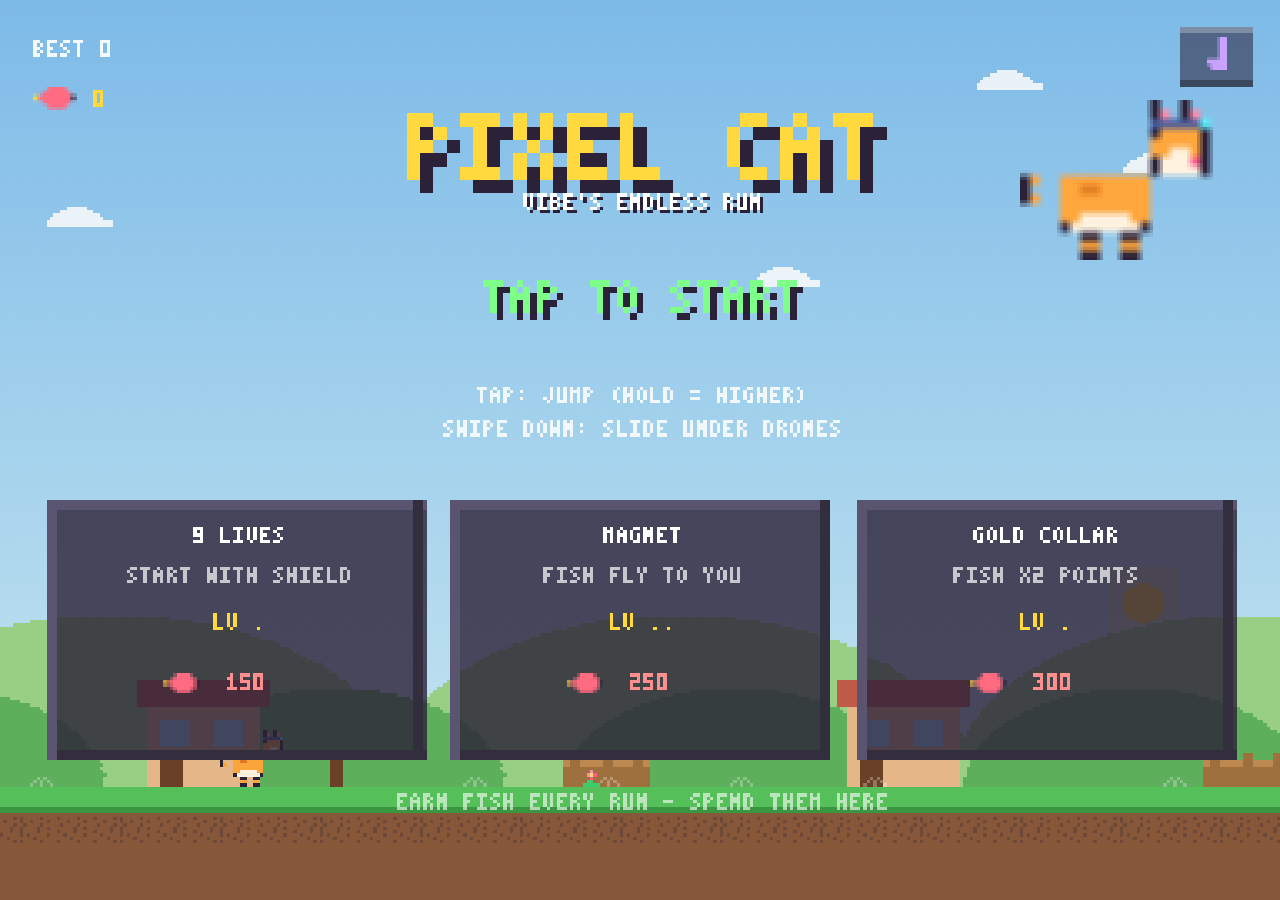
<file: pixel-cat/index.html>
<!DOCTYPE html>
<html lang="en">
<head>
<meta charset="utf-8">
<meta name="viewport" content="width=device-width, initial-scale=1, maximum-scale=1, user-scalable=no, viewport-fit=cover">
<meta name="apple-mobile-web-app-capable" content="yes">
<meta name="mobile-web-app-capable" content="yes">
<meta name="apple-mobile-web-app-status-bar-style" content="black-translucent">
<meta name="theme-color" content="#1b1033">
<title>Pixel Cat — Vibe's Endless Run</title>
<link rel="icon" type="image/png" href="favicon.png">
<link rel="stylesheet" href="style.css">
</head>
<body>
<canvas id="game"></canvas>
<div id="hint">rotate your tablet for a wider view &mdash; tap anywhere to play</div>
<script src="js/font.js"></script>
<script src="js/sprites.js"></script>
<script src="js/audio.js"></script>
<script src="js/game.js"></script>
</body>
</html>
</file>
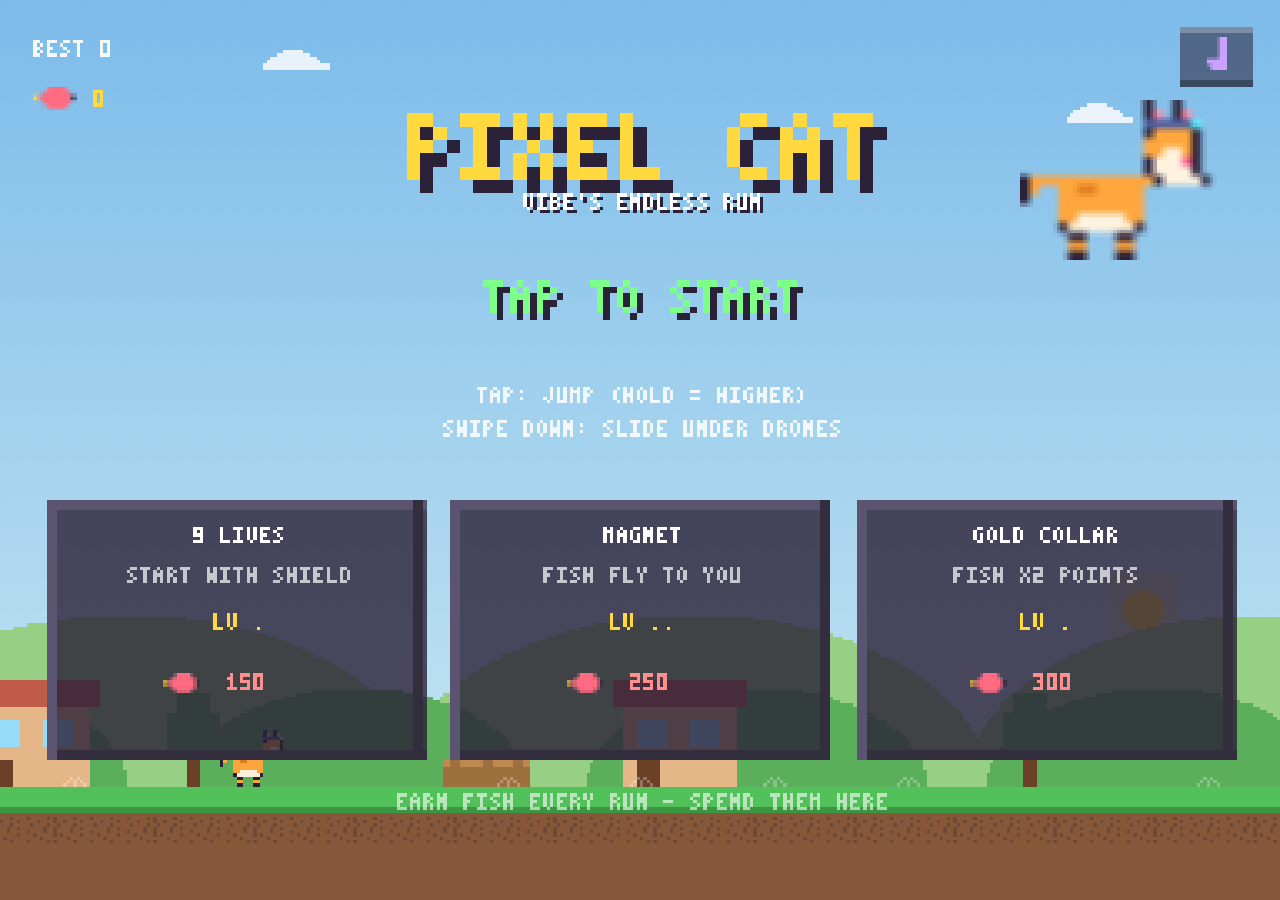
<file: pixel-cat/standalone.html>
<!DOCTYPE html>
<html lang="en">
<head>
<!-- generated by test/build-standalone.js - do not edit by hand -->
<meta charset="utf-8">
<meta name="viewport" content="width=device-width, initial-scale=1, maximum-scale=1, user-scalable=no, viewport-fit=cover">
<meta name="apple-mobile-web-app-capable" content="yes">
<meta name="mobile-web-app-capable" content="yes">
<meta name="apple-mobile-web-app-status-bar-style" content="black-translucent">
<meta name="theme-color" content="#1b1033">
<title>Pixel Cat — Vibe's Endless Run</title>
<link rel="icon" href="[data-uri]">
<style>
html, body {
  margin: 0;
  padding: 0;
  width: 100%;
  height: 100%;
  overflow: hidden;
  background: #1b1033;
  touch-action: none;
  overscroll-behavior: none;
  -webkit-user-select: none;
  user-select: none;
  -webkit-tap-highlight-color: transparent;
}

#game {
  position: fixed;
  inset: 0;
  width: 100vw;
  height: 100vh;
  display: block;
  image-rendering: pixelated;
  image-rendering: crisp-edges;
  cursor: pointer;
}

#hint {
  position: fixed;
  left: 0;
  right: 0;
  bottom: max(6px, env(safe-area-inset-bottom));
  text-align: center;
  font-family: monospace;
  font-size: 11px;
  color: rgba(255, 255, 255, 0.45);
  pointer-events: none;
  letter-spacing: 1px;
}

@media (orientation: landscape) and (min-width: 700px) {
  #hint { display: none; }
}

</style>
</head>
<body>
<canvas id="game"></canvas>
<div id="hint">rotate your tablet for a wider view &mdash; tap anywhere to play</div>
<script>
(function () {
  'use strict';
  window.PC = window.PC || {};

  var G = {
    'A': ['010', '101', '111', '101', '101'],
    'B': ['110', '101', '110', '101', '110'],
    'C': ['011', '100', '100', '100', '011'],
    'D': ['110', '101', '101', '101', '110'],
    'E': ['111', '100', '110', '100', '111'],
    'F': ['111', '100', '110', '100', '100'],
    'G': ['011', '100', '101', '101', '011'],
    'H': ['101', '101', '111', '101', '101'],
    'I': ['111', '010', '010', '010', '111'],
    'J': ['001', '001', '001', '101', '010'],
    'K': ['101', '101', '110', '101', '101'],
    'L': ['100', '100', '100', '100', '111'],
    'M': ['101', '111', '101', '101', '101'],
    'N': ['101', '111', '111', '101', '101'],
    'O': ['010', '101', '101', '101', '010'],
    'P': ['110', '101', '110', '100', '100'],
    'Q': ['010', '101', '101', '110', '011'],
    'R': ['110', '101', '110', '101', '101'],
    'S': ['011', '100', '010', '001', '110'],
    'T': ['111', '010', '010', '010', '010'],
    'U': ['101', '101', '101', '101', '111'],
    'V': ['101', '101', '101', '101', '010'],
    'W': ['101', '101', '111', '111', '101'],
    'X': ['101', '101', '010', '101', '101'],
    'Y': ['101', '101', '010', '010', '010'],
    'Z': ['111', '001', '010', '100', '111'],
    '0': ['111', '101', '101', '101', '111'],
    '1': ['010', '110', '010', '010', '111'],
    '2': ['111', '001', '111', '100', '111'],
    '3': ['111', '001', '011', '001', '111'],
    '4': ['101', '101', '111', '001', '001'],
    '5': ['111', '100', '111', '001', '111'],
    '6': ['111', '100', '111', '101', '111'],
    '7': ['111', '001', '010', '010', '010'],
    '8': ['111', '101', '111', '101', '111'],
    '9': ['111', '101', '111', '001', '111'],
    ' ': ['000', '000', '000', '000', '000'],
    '!': ['010', '010', '010', '000', '010'],
    '.': ['000', '000', '000', '000', '010'],
    ',': ['000', '000', '000', '010', '100'],
    ':': ['000', '010', '000', '010', '000'],
    '-': ['000', '000', '111', '000', '000'],
    '+': ['000', '010', '111', '010', '000'],
    '/': ['001', '001', '010', '100', '100'],
    '(': ['001', '010', '010', '010', '001'],
    ')': ['100', '010', '010', '010', '100'],
    "'": ['010', '010', '000', '000', '000'],
    '?': ['111', '001', '011', '000', '010'],
    '%': ['101', '001', '010', '100', '101'],
    '*': ['000', '101', '010', '101', '000'],
    '=': ['000', '111', '000', '111', '000'],
    '>': ['100', '010', '001', '010', '100'],
    '<': ['001', '010', '100', '010', '001'],
    '_': ['000', '000', '000', '000', '111'],
    '"': ['101', '101', '000', '000', '000'],
    '|': ['010', '010', '010', '010', '010']
  };

  PC.font = {
    width: function (str, s) {
      str = String(str);
      return str.length ? (str.length * 4 - 1) * s : 0;
    },
    draw: function (ctx, str, x, y, s, color, align) {
      str = String(str).toUpperCase();
      var w = this.width(str, s);
      x = Math.round(x);
      y = Math.round(y);
      if (align === 'center') x -= w >> 1;
      else if (align === 'right') x -= w;
      ctx.fillStyle = color;
      for (var i = 0; i < str.length; i++) {
        var g = G[str[i]] || G['?'];
        var ox = x + i * 4 * s;
        for (var r = 0; r < 5; r++) {
          var row = g[r];
          for (var c = 0; c < 3; c++) {
            if (row[c] === '1') ctx.fillRect(ox + c * s, y + r * s, s, s);
          }
        }
      }
      return w;
    },
    drawShadow: function (ctx, str, x, y, s, color, shadow, align) {
      this.draw(ctx, str, x + s, y + s, s, shadow, align);
      this.draw(ctx, str, x, y, s, color, align);
    }
  };
})();

</script>
<script>
(function () {
  'use strict';
  window.PC = window.PC || {};

  var INK = '#2b2138';

  function S(rows, pal) {
    var w = 0;
    for (var i = 0; i < rows.length; i++) w = Math.max(w, rows[i].length);
    var c = document.createElement('canvas');
    c.width = w;
    c.height = rows.length;
    var x = c.getContext('2d');
    for (var r = 0; r < rows.length; r++) {
      var row = rows[r];
      for (var j = 0; j < w; j++) {
        var col = pal[row[j]];
        if (col) {
          x.fillStyle = col;
          x.fillRect(j, r, 1, 1);
        }
      }
    }
    return c;
  }

  var CAT = {
    k: INK, o: '#ffa63d', d: '#e07b1f', w: '#fff3e0',
    p: '#ff8fab', n: '#ff5d8f', h: '#4a5d9e', c: '#59f7ff', z: INK
  };

  var catHead = [
    '.............k..k...',
    '.............kp.kp..',
    '.............hhhhhc.',
    '.............kooook.',
    '.............oooook.',
    '.............oowwok.',
    '.............kwwwnk.',
    '.............kwwwwk.'
  ];

  var catBodyA = [
    'koooooooooooookwwwwk.',
    'ko..ooddooooo.......',
    'k...ooooooooo.......',
    '....ooooooooo.......',
    '....oowwwwwoo.......',
    '....kwwwwwwwk.......'
  ];

  var catBodyB = [
    'ko..ooooooooo.......',
    'k...ooddooooo.......',
    'ko..ooooooooo.......',
    '....ooooooooo.......',
    '....oowwwwwoo.......',
    '....kwwwwwwwk.......'
  ];

  function catFrame(body, legs) {
    var rows = catHead.concat(body).concat(legs);
    return S(rows, CAT);
  }

  var legsA = ['.....kk...kk........', '.....oo...oo........', '.....kk...kk........'];
  var legsB = ['......kk..kk........', '......oo..oo........', '......kk..kk........'];
  var legsC = ['.....kk..kk.........', '.....oo..oo.........', '.....kk..kk.........'];
  var legsTuck = ['.....kk.kk..........', '.....oo.oo..........', '.....kk.kk..........'];

  var catSlide = S([
    '.............k..k...',
    '.............kp.kp..',
    'k............hhhhhc.',
    'ko...........kooook.',
    'ko..ooooooooo.oooook',
    'ko..oowwwwwoo.oowwok',
    'k...kwwwwwwwk.kwwwnk',
    '....kk..kk..........',
    '....oo..oo..........',
    '....kk..kk..........'
  ], CAT);

  var catDead = S([
    'k............k..k...',
    'kw...........kp.kp..',
    'ko...........hhhhhc.',
    'ko...........kooook.',
    'ko..oooooooooozowok.',
    'ko..oowwwwwooozzwok.',
    'k...kwwwwwwwkkwwwnk.',
    '...kk.kk............',
    '...oo.oo............',
    '...kk.kk............'
  ], CAT);

  PC.sprites = {
    catRun: [
      catFrame(catBodyA, legsA),
      catFrame(catBodyB, legsB),
      catFrame(catBodyA, legsC),
      catFrame(catBodyB, legsB)
    ],
    catJump: catFrame(catBodyA, legsTuck),
    catSlide: catSlide,
    catDead: catDead,
    catEye: { x: 16, y: 4 },

    fish: S([
      '...ffff...',
      '..ffffff..',
      'tfffffffek',
      '..ffffff..',
      '...ffff...',
      '..........'
    ], { f: '#ff6b81', t: '#ffd93d', e: INK }),

    yarn: S([
      '...yyyy...',
      '..yyyyyy..',
      '.yYyYYyYy.',
      'yyYYyYYyYy',
      'yYyYYyYYyY',
      'yYYyYYyYYy',
      'yyYYyYYyYy',
      '.yYyYYyYy.',
      '..yyyyyy..',
      '...yyyy..y'
    ], { y: '#ff8fab', Y: '#e0608a' }),

    milk: S([
      '..cccc..',
      '..kwwk..',
      '.kwwwwk.',
      'kwwwwwwk',
      'kwwwwwwk',
      'kggggggk',
      'kgwwwwgk',
      'kgwwwwgk',
      'kggggggk',
      'kwwwwwwk',
      'kwwwwwwk',
      '.kkkkkk.'
    ], { c: '#59f7ff', k: INK, w: '#fff8ee', g: '#ff6b81' }),

    star: S([
      '...ss...',
      '...ss...',
      '..sSSs..',
      'sssSSsss',
      '.sSSSSs.',
      '..sSSs..',
      '...ss...',
      '..s..s..'
    ], { s: '#ffe066', S: '#ffb703' }),

    can: S([
      '..kkkkkkkk..',
      '.kllllllllk.',
      '.kmmmmmmmmk.',
      'kMmmmmmmmmMk',
      'kmmmmmmmmmmk',
      'kMrrrrrrrmMk',
      'kmmmmmmmmmmk',
      'kMmmmmmmmmMk',
      'kmmmmmmmmmmk',
      'kMmmmmmmmmMk',
      'kmmmmmmmmmmk',
      'kMmmmmmmmmMk',
      'kmmmmmmmmmmk',
      '.kkkkkkkkkk.'
    ], { k: INK, l: '#eef4ff', m: '#c7d3e8', M: '#8a97ad', r: '#e07b1f' }),

    cone: S([
      '....kk....',
      '...kook...',
      '...kook...',
      '..kwwwwk..',
      '..kwwwwk..',
      '.kwwwwwwk.',
      '.kwwwwwwk.',
      'kwwwwwwwwk',
      'kwwwwwwwwk',
      'kooooooook',
      'kkkkkkkkkk',
      '..........'
    ], { k: INK, o: '#ff7b2f', w: '#fff3e0' }),

    hydrant: S([
      '...kyyk...',
      '..kyyyyyk.',
      '.kRRRRRRk.',
      'kRRRRRRRRk',
      'kRyyyyyyRk',
      'kRRRRRRRRk',
      'kRRRRRRRRk',
      'kRRRRRRRRk',
      '.kRRRRRRk.',
      '.kRRRRRRk.',
      'kRRRRRRRRk',
      '.kkkkkkkk.'
    ], { k: INK, y: '#ffd93d', R: '#ff4757' }),

    dogA: S([
      '..................',
      '.kk...............',
      'kbbk..............k',
      'kbebk.............k',
      'kbbwwk............',
      'kbbnnk............',
      '.kwwwwkbbbbbbbbbkk',
      '.kbbbbkBBBBBBBBBk',
      '.kBBBBkbbbbbbbbBk',
      '.kbbbbkbbbbbbbbBk',
      '.......kk.kk.kk...',
      '.......bb.bb.bb...'
    ], { k: INK, b: '#a0663a', B: '#7a4a26', w: '#f3e2c7', e: INK, n: '#ff8fab' }),

    dogB: S([
      '..................',
      '.kk...............',
      'kbbk..............k',
      'kbebk.............k',
      'kbbwwk............',
      'kbbnnk............',
      '.kwwwwkbbbbbbbbbkk',
      '.kbbbbkBBBBBBBBBk',
      '.kBBBBkbbbbbbbbBk',
      '.kbbbbkbbbbbbbbBk',
      '........kk..kk....',
      '........bb..bb....'
    ], { k: INK, b: '#a0663a', B: '#7a4a26', w: '#f3e2c7', e: INK, n: '#ff8fab' }),

    droneA: S([
      'pp..............pp',
      '.pp............pp.',
      '..kGGGGGGGGGGGGk..',
      '.kGGGrrrrrrrrGGk.',
      '.kGGGGGGGGGGGGGk..',
      '..kGGk......kGGk..',
      '...kk........kk...',
      '..................'
    ], { p: '#dfe7f2', k: INK, G: '#6c7a99', r: '#ff4757' }),

    droneB: S([
      '..................',
      '.p..............p.',
      '..kGGGGGGGGGGGGk..',
      '.kGGGGGGGGGGGGGk..',
      '.kGGGGGGGGGGGGGk..',
      '..kGGk......kGGk..',
      '...kk........kk...',
      '..................'
    ], { p: '#dfe7f2', k: INK, G: '#6c7a99', r: '#ff4757' }),

    cloud: S([
      '......wwwwww........',
      '....wwwwwwwwww......',
      '..wwwwwwwwwwwwww....',
      '.wwwwwwwwwwwwwwww...',
      'wwwwwwwwwwwwwwwwwwww',
      'wwwwwwwwwwwwwwwwwwww'
    ], { w: '#ffffff' }),

    sun: S([
      '....yyyy....',
      '..yyyyyyyy..',
      '.yyyyyyyyyy.',
      'yyyyyyyyyyyy',
      'yyyyyyyyyyyy',
      'yyyyyyyyyyyy',
      'yyyyyyyyyyyy',
      'yyyyyyyyyyyy',
      'yyyyyyyyyyyy',
      '.yyyyyyyyyy.',
      '..yyyyyyyy..',
      '....yyyy....'
    ], { y: '#ffd93d' }),

    moon: S([
      '...mmmm.....',
      '..mmWWmm....',
      '.mmWWWWmm...',
      'mmWWWWmm....',
      'mmWWWWm.....',
      'mmWWWWm.....',
      'mmWWWWm.....',
      'mmWWWWmm....',
      '.mmWWWWmm...',
      '..mmWWmm....',
      '...mmmm.....',
      '............'
    ], { m: '#e8ecff', W: '#b9c4f2' }),

    flower: S([
      '..p..',
      '.pyP.',
      '..P..',
      '.gg..',
      'ggggg'
    ], { p: '#ff8fab', y: '#ffe066', P: '#ff5d8f', g: '#3ecf6e' }),

    tuft: S([
      '..a.a..',
      '.a.a.a.',
      'a..a..a'
    ], { a: 'rgba(255,255,255,0.28)' }),

    speck: S([
      'b.....b...',
      '...b....b.',
      '.b....b...',
      '.....b..b.',
      'b....b....',
      '..b.....b.',
      '....b.....',
      'b.....b...'
    ], { b: 'rgba(43,33,56,0.25)' }),

    heart: S([
      '.rr.rr.',
      'rrrrrrr',
      'rrrrrrr',
      '.rrrrr.',
      '..rrr..',
      '...r...'
    ], { r: '#ff5d8f' }),

    note: S([
      '...nn',
      '...nn',
      '...nn',
      '...nn',
      'nnnnn',
      '.nnnn'
    ], { n: '#c9a2ff' })
  };
})();

</script>
<script>
(function () {
  'use strict';
  window.PC = window.PC || {};

  var A = {
    ctx: null,
    master: null,
    musicGain: null,
    muted: false,
    musicOn: false,
    step: 0,
    nextT: 0,
    stepDur: 60 / 138 / 2
  };

  var MELODY = [
    440, 0, 523.25, 659.25, 0, 783.99, 659.25, 0,
    587.33, 0, 698.46, 880, 0, 783.99, 698.46, 587.33,
    440, 0, 523.25, 659.25, 0, 783.99, 880, 0,
    1046.5, 0, 880, 783.99, 698.46, 659.25, 587.33, 0
  ];
  var BASS = [110, 0, 110, 0, 130.81, 0, 130.81, 0, 87.31, 0, 87.31, 0, 98, 0, 98, 0];

  function param() {
    return {
      value: 0,
      setValueAtTime: function () {},
      linearRampToValueAtTime: function () {},
      exponentialRampToValueAtTime: function () {},
      cancelScheduledValues: function () {}
    };
  }

  A.ensure = function () {
    if (!this.ctx) {
      var AC = window.AudioContext || window.webkitAudioContext;
      if (!AC) return false;
      this.ctx = new AC();
      this.master = this.ctx.createGain();
      this.master.gain.value = 0.42;
      this.master.connect(this.ctx.destination);
      this.musicGain = this.ctx.createGain();
      this.musicGain.gain.value = 0.5;
      this.musicGain.connect(this.master);
    }
    if (this.ctx.state === 'suspended') this.ctx.resume();
    return true;
  };

  A.setMuted = function (m) {
    this.muted = m;
    if (this.master) this.master.gain.value = m ? 0 : 0.42;
  };

  function tone(freq, dur, type, vol, when, slideTo, dest) {
    if (!A.ctx || A.muted) return;
    var t = when !== undefined ? when : A.ctx.currentTime;
    var o = A.ctx.createOscillator();
    var g = A.ctx.createGain();
    o.type = type;
    o.frequency.setValueAtTime(freq, t);
    if (slideTo) o.frequency.exponentialRampToValueAtTime(slideTo, t + dur);
    g.gain.setValueAtTime(vol, t);
    g.gain.exponentialRampToValueAtTime(0.001, t + dur);
    o.connect(g);
    g.connect(dest || A.master);
    o.start(t);
    o.stop(t + dur + 0.02);
  }

  function noise(dur, vol, when, cutoff) {
    if (!A.ctx || A.muted) return;
    var t = when !== undefined ? when : A.ctx.currentTime;
    var len = Math.max(1, Math.floor(A.ctx.sampleRate * dur));
    var buf = A.ctx.createBuffer(1, len, A.ctx.sampleRate);
    var d = buf.getChannelData(0);
    for (var i = 0; i < len; i++) d[i] = (Math.random() * 2 - 1) * (1 - i / len);
    var src = A.ctx.createBufferSource();
    src.buffer = buf;
    var f = A.ctx.createBiquadFilter();
    f.type = 'lowpass';
    f.frequency.value = cutoff || 1200;
    var g = A.ctx.createGain();
    g.gain.value = vol;
    src.connect(f);
    f.connect(g);
    g.connect(A.master);
    src.start(t);
  }

  A.sfx = {
    jump: function () { tone(300, 0.16, 'square', 0.16, 0, 640); },
    slide: function () { noise(0.18, 0.12, 0, 900); },
    fish: function (combo) {
      var base = 660 + Math.min(combo || 0, 12) * 30;
      tone(base, 0.09, 'sine', 0.22);
      tone(base * 1.5, 0.12, 'sine', 0.18, A.ctx ? A.ctx.currentTime + 0.06 : 0);
    },
    power: function () {
      if (!A.ctx) return;
      var t = A.ctx.currentTime;
      [523.25, 659.25, 783.99, 1046.5].forEach(function (f, i) { tone(f, 0.12, 'triangle', 0.2, t + i * 0.07); });
    },
    hit: function () {
      noise(0.3, 0.35, 0, 700);
      tone(220, 0.35, 'sawtooth', 0.25, 0, 60);
    },
    shieldBreak: function () {
      noise(0.2, 0.25, 0, 2400);
      tone(880, 0.2, 'square', 0.15, 0, 220);
    },
    click: function () { tone(700, 0.06, 'square', 0.12, 0, 500); },
    buy: function () {
      if (!A.ctx) return;
      var t = A.ctx.currentTime;
      [784, 988, 1175].forEach(function (f, i) { tone(f, 0.1, 'square', 0.16, t + i * 0.05); });
    },
    over: function () {
      if (!A.ctx) return;
      var t = A.ctx.currentTime;
      [392, 330, 262, 196].forEach(function (f, i) { tone(f, 0.22, 'triangle', 0.22, t + i * 0.18); });
    },
    start: function () {
      if (!A.ctx) return;
      var t = A.ctx.currentTime;
      [523.25, 659.25, 783.99].forEach(function (f, i) { tone(f, 0.1, 'square', 0.16, t + i * 0.06); });
    }
  };

  function play(name) {
    if (!A.ctx) return;
    if (A.sfx[name]) A.sfx[name]();
  }

  A.startMusic = function () {
    if (!this.ensure()) return;
    this.musicOn = true;
    this.step = 0;
    this.nextT = this.ctx.currentTime + 0.05;
  };

  A.stopMusic = function () { this.musicOn = false; };

  A.tick = function () {
    if (!this.ctx || !this.musicOn || this.muted) return;
    while (this.nextT < this.ctx.currentTime + 0.18) {
      var s = this.step % 32;
      var m = MELODY[s];
      if (m) tone(m, this.stepDur * 0.9, 'square', 0.07, this.nextT, 0, this.musicGain);
      var b = BASS[s % 16];
      if (b) tone(b, this.stepDur * 1.8, 'triangle', 0.12, this.nextT, 0, this.musicGain);
      if (s % 4 === 2) noise(0.03, 0.05, this.nextT, 6000);
      this.nextT += this.stepDur;
      this.step++;
    }
  };

  PC.audio = A;
  PC.audio.play = play;
})();

</script>
<script>
(function () {
  'use strict';
  window.PC = window.PC || {};
  var F = PC.font, SP = PC.sprites, AU = PC.audio;

  var VIEW_H = 270;
  var GROUND_H = 34;
  var GRAV = 2400;
  var JUMP_V = -800;
  var MAX_FALL = 950;
  var CAT_X = 70;

  var INK = '#2b2138';

  var PHASES = [
    { sky0: '#6ec3ff', sky1: '#c9f0ff', far: '#8fd98a', near: '#4fb85e', grass: '#46c95c', grassD: '#2f9e44', dirt: '#8a5a3b', cloud: '#ffffff', star: 0, dim: 0 },
    { sky0: '#ff8a5c', sky1: '#ffd9a0', far: '#e89a6a', near: '#c97a4a', grass: '#c9904a', grassD: '#9e6a34', dirt: '#7a4a30', cloud: '#ffe8d0', star: 0, dim: 0.10 },
    { sky0: '#150c2e', sky1: '#3b2a63', far: '#2c2154', near: '#221a45', grass: '#2e6b4f', grassD: '#1f4c38', dirt: '#33253a', cloud: '#4a3f78', star: 1, dim: 0.28 },
    { sky0: '#ff7eb6', sky1: '#ffd0e8', far: '#d98ab8', near: '#b86a9a', grass: '#6fc97a', grassD: '#4a9e58', dirt: '#8a5a3b', cloud: '#fff0f8', star: 0.25, dim: 0.05 }
  ];

  var OBS = {
    can: { img: 'can', w: 12, h: 14 },
    cone: { img: 'cone', w: 10, h: 11 },
    hydrant: { img: 'hydrant', w: 10, h: 12 },
    dog: { img: ['dogA', 'dogB'], w: 17, h: 11, anim: true },
    tower: { img: 'can', w: 12, h: 26, stack: true },
    drone: { img: ['droneA', 'droneB'], w: 15, h: 6, flying: true, anim: true }
  };

  var PICKUP = {
    fish: { img: 'fish', w: 10, h: 6 },
    yarn: { img: 'yarn', w: 10, h: 10 },
    milk: { img: 'milk', w: 8, h: 12 },
    star: { img: 'star', w: 8, h: 8 }
  };

  var SHOP = {
    shield: { name: '9 LIVES', costs: [150], desc: 'START WITH SHIELD' },
    magnet: { name: 'MAGNET', costs: [250, 500], desc: 'FISH FLY TO YOU' },
    collar: { name: 'GOLD COLLAR', costs: [300], desc: 'FISH X2 POINTS' }
  };

  var hexCache = {};
  function hx(c) {
    if (!hexCache[c]) {
      hexCache[c] = [parseInt(c.slice(1, 3), 16), parseInt(c.slice(3, 5), 16), parseInt(c.slice(5, 7), 16)];
    }
    return hexCache[c];
  }
  function lerpC(a, b, t) {
    var A = hx(a), B = hx(b);
    return 'rgb(' + Math.round(A[0] + (B[0] - A[0]) * t) + ',' + Math.round(A[1] + (B[1] - A[1]) * t) + ',' + Math.round(A[2] + (B[2] - A[2]) * t) + ')';
  }

  function clamp(v, a, b) { return v < a ? a : v > b ? b : v; }
  function mod(n, m) { return ((n % m) + m) % m; }
  function rand(a, b) { return a + Math.random() * (b - a); }
  function pick(arr) { return arr[Math.floor(Math.random() * arr.length)]; }

  var G = {
    state: 'boot',
    W: 480,
    groundY: VIEW_H - GROUND_H,
    canvas: null,
    ctx: null,
    screen: null,
    sctx: null,
    tod: 0,
    dist: 0,
    speed: 230,
    score: 0,
    best: 0,
    bank: 0,
    runFish: 0,
    combo: 0,
    comboT: 0,
    mult: 1,
    newBest: false,
    overT: 0,
    deathT: 0,
    nextSpawn: 600,
    patternsSincePower: 0,
    obstacles: [],
    pickups: [],
    parts: [],
    clouds: [],
    mid: [],
    flowers: [],
    stars: [],
    genX: 0,
    buttons: [],
    input: { down: false, slideHeld: false, downX: 0, downY: 0, swiped: false, coyote: 0 },
    player: null,
    up: { shield: 0, magnet: 0, collar: 0 },
    muted: false,
    magnetT: 0,
    slowT: 0,
    shield: false,
    invuln: 0,
    runAnim: 0,
    blinkT: 2,
    dustT: 0,
    pal: PHASES[0],
    time: 0
  };

  G.player = {
    y: G.groundY, vy: 0, onGround: true,
    sliding: false, slideT: 0, h: 16, w: 14, dead: false
  };

  function persist() {
    try {
      localStorage.setItem('pc_save', JSON.stringify({
        best: G.best, bank: G.bank, up: G.up, muted: G.muted
      }));
    } catch (e) {}
  }

  function load() {
    try {
      var s = JSON.parse(localStorage.getItem('pc_save') || '{}');
      G.best = s.best || 0;
      G.bank = s.bank || 0;
      G.muted = !!s.muted;
      if (s.up) { G.up.shield = s.up.shield | 0; G.up.magnet = s.up.magnet | 0; G.up.collar = s.up.collar | 0; }
    } catch (e) {}
    AU.muted = G.muted;
  }

  G.init = function () {
    G.canvas = document.getElementById('game');
    G.ctx = G.canvas.getContext('2d');
    G.screen = document.createElement('canvas');
    G.screen.height = VIEW_H;
    G.sctx = G.screen.getContext('2d');
    for (var i = 0; i < 46; i++) {
      G.stars.push({ x: Math.random() * 700, y: Math.random() * 150, s: Math.random() < 0.25 ? 3 : 2, tw: Math.random() * 6 });
    }
    for (var c = 0; c < 7; c++) {
      G.clouds.push({ x: Math.random() * 900, y: 14 + Math.random() * 70, sc: Math.random() < 0.4 ? 2 : 1 });
    }
    load();
    G.resize();
    G.state = 'title';
    bindInput();
    var last = 0;
    var loop = function (t) {
      var dt = Math.min(0.05, (t - last) / 1000 || 0.016);
      last = t;
      G.time = t / 1000;
      G.update(dt);
      G.render();
      requestAnimationFrame(loop);
    };
    requestAnimationFrame(loop);
  };

  G.resize = function () {
    var w = window.innerWidth, h = window.innerHeight;
    var dpr = Math.min(2, window.devicePixelRatio || 1);
    G.canvas.width = Math.max(1, Math.round(w * dpr));
    G.canvas.height = Math.max(1, Math.round(h * dpr));
    var aspect = w / Math.max(1, h);
    G.W = clamp(Math.round(VIEW_H * aspect), 340, 660);
    G.screen.width = G.W;
    G.groundY = VIEW_H - GROUND_H;
    G.player.y = G.groundY;
  };

  function phase() {
    var cycle = mod(G.tod / 40, 1);
    var f = cycle * 4;
    var i = Math.floor(f) % 4;
    var t = f - Math.floor(f);
    var A = PHASES[i], B = PHASES[(i + 1) % 4];
    return {
      sky0: lerpC(A.sky0, B.sky0, t), sky1: lerpC(A.sky1, B.sky1, t),
      far: lerpC(A.far, B.far, t), near: lerpC(A.near, B.near, t),
      grass: lerpC(A.grass, B.grass, t), grassD: lerpC(A.grassD, B.grassD, t),
      dirt: lerpC(A.dirt, B.dirt, t), cloud: lerpC(A.cloud, B.cloud, t),
      star: A.star + (B.star - A.star) * t,
      dim: A.dim + (B.dim - A.dim) * t,
      cycle: cycle
    };
  }

  function magnetRadius() { return 70 + G.up.magnet * 60; }

  G.start = function () {
    AU.ensure();
    AU.play('start');
    AU.startMusic();
    G.state = 'playing';
    G.dist = 0;
    G.speed = 230;
    G.score = 0;
    G.runFish = 0;
    G.combo = 0;
    G.comboT = 0;
    G.mult = 1;
    G.newBest = false;
    G.overT = 0;
    G.deathT = 0;
    G.nextSpawn = 650;
    G.patternsSincePower = 0;
    G.obstacles.length = 0;
    G.pickups.length = 0;
    G.parts.length = 0;
    G.magnetT = 0;
    G.slowT = 0;
    G.invuln = 0;
    var p = G.player;
    p.y = G.groundY;
    p.vy = 0;
    p.onGround = true;
    p.sliding = false;
    p.slideT = 0;
    p.dead = false;
    G.shield = G.up.shield > 0;
    var hint = document.getElementById('hint');
    if (hint) hint.style.display = 'none';
  };

  G.retry = function () { G.start(); };

  G.toMenu = function () {
    G.state = 'title';
    G.obstacles.length = 0;
    G.pickups.length = 0;
    G.parts.length = 0;
    var p = G.player;
    p.y = G.groundY;
    p.vy = 0;
    p.onGround = true;
    p.sliding = false;
    p.slideT = 0;
    p.dead = false;
    G.shield = false;
    G.invuln = 0;
    G.magnetT = 0;
    G.slowT = 0;
    AU.play('click');
    if (AU.ctx) AU.startMusic();
  };

  G.togglePause = function () {
    if (G.state === 'playing') { G.state = 'paused'; AU.play('click'); }
    else if (G.state === 'paused') { G.state = 'playing'; AU.play('click'); }
  };

  G.toggleMute = function () {
    G.muted = !G.muted;
    AU.setMuted(G.muted);
    persist();
  };

  G.buy = function (id) {
    var def = SHOP[id];
    var lvl = G.up[id];
    if (lvl >= def.costs.length) return false;
    var cost = def.costs[lvl];
    if (G.bank < cost) { AU.ensure(); AU.play('click'); return false; }
    G.bank -= cost;
    G.up[id] = lvl + 1;
    AU.ensure();
    AU.play('buy');
    persist();
    return true;
  };

  function gameOver() {
    G.state = 'over';
    G.overT = 0;
    var s = Math.floor(G.score);
    G.newBest = s > G.best;
    if (G.newBest) G.best = s;
    G.bank += G.runFish;
    persist();
    AU.play('over');
    AU.stopMusic();
  }

  G.tryJump = function () {
    var p = G.player;
    if (G.state !== 'playing' || p.dead) return;
    if (p.onGround || G.input.coyote > 0) {
      p.vy = JUMP_V;
      p.onGround = false;
      p.sliding = false;
      G.input.coyote = 0;
      AU.ensure();
      AU.play('jump');
      puff(CAT_X, G.groundY, 4, 'rgba(255,243,224,0.6)');
    }
  };

  G.trySlide = function () {
    var p = G.player;
    if (G.state !== 'playing' || p.dead) return;
    p.sliding = true;
    p.slideT = 0.55;
    G.input.slideHeld = true;
    if (!p.onGround && p.vy < 350) p.vy = 350;
    AU.ensure();
    AU.play('slide');
    puff(CAT_X, G.groundY, 3, 'rgba(200,200,220,0.5)');
  };

  function puff(x, y, n, color) {
    for (var i = 0; i < n; i++) {
      G.parts.push({
        x: x + rand(-6, 6), y: y - rand(0, 4),
        vx: rand(-40, 40), vy: rand(-90, -20),
        life: rand(0.25, 0.5), max: 0.5,
        color: color, size: 2, grav: 320
      });
    }
  }

  function burst(x, y, n, colors, speed) {
    for (var i = 0; i < n; i++) {
      var a = Math.random() * Math.PI * 2;
      var v = rand(speed * 0.4, speed);
      G.parts.push({
        x: x, y: y,
        vx: Math.cos(a) * v, vy: Math.sin(a) * v - 40,
        life: rand(0.3, 0.6), max: 0.6,
        color: pick(colors), size: 2, grav: 500
      });
    }
  }

  function groundObs(sx, type) {
    var o = OBS[type];
    G.obstacles.push({ sx: sx, type: type, w: o.w, h: o.h, flying: false, anim: 0, bob: Math.random() * 6 });
  }

  function drone(sx) {
    G.obstacles.push({ sx: sx, type: 'drone', w: OBS.drone.w, h: OBS.drone.h, flying: true, anim: 0, bob: Math.random() * 6 });
  }

  function spawnPattern() {
    var d = clamp(G.dist / 5200, 0, 1);
    var sx = G.W + 60;
    var r = Math.random() * (1 - d * 0.25);
    if (r < 0.30) {
      groundObs(sx, pick(['can', 'cone', 'hydrant']));
    } else if (r < 0.46) {
      groundObs(sx, 'dog');
    } else if (r < 0.64) {
      drone(sx);
      if (d > 0.35 && Math.random() < 0.55) groundObs(sx - 78, pick(['can', 'cone']));
    } else if (r < 0.82) {
      groundObs(sx, pick(['can', 'cone', 'hydrant']));
      groundObs(sx + 30, pick(['can', 'cone']));
    } else {
      groundObs(sx, 'tower');
    }
    if (Math.random() < 0.85) {
      var n = 4 + Math.floor(Math.random() * 3);
      var fx = sx + 70 + Math.random() * 60;
      var arc = Math.random() < 0.6;
      for (var i = 0; i < n; i++) {
        var fy = arc ? G.groundY - 16 - Math.sin((i / (n - 1)) * Math.PI) * 30 : G.groundY - 12;
        G.pickups.push({ sx: fx + i * 17, y: fy, type: 'fish', w: 10, h: 6, vx: 0, vy: 0 });
      }
    }
    G.patternsSincePower++;
    if (G.patternsSincePower >= 5 + Math.floor(Math.random() * 4)) {
      G.patternsSincePower = 0;
      var t = pick(['yarn', 'milk', 'star']);
      G.pickups.push({ sx: sx + 130 + Math.random() * 90, y: G.groundY - 14, type: t, w: PICKUP[t].w, h: PICKUP[t].h, vx: 0, vy: 0 });
    }
    var gap = rand(255, 380) - d * 115;
    G.nextSpawn = G.dist + Math.max(165, gap);
  }

  function genMid() {
    while (G.genX < G.dist + G.W + 260) {
      var roll = Math.random();
      if (roll < 0.3) G.mid.push({ x: G.genX, type: 'tree', s: 1 + Math.floor(Math.random() * 2) });
      else if (roll < 0.5) G.mid.push({ x: G.genX, type: 'house', s: 1 });
      else if (roll < 0.72) G.mid.push({ x: G.genX, type: 'bush', s: 1 + Math.floor(Math.random() * 2) });
      else G.mid.push({ x: G.genX, type: 'fence', s: 1 });
      if (Math.random() < 0.12) G.flowers.push({ x: G.genX + rand(0, 40), v: Math.floor(Math.random() * 3) });
      G.genX += rand(50, 150);
    }
    while (G.mid.length && G.mid[0].x < G.dist * 0.85 - 120) G.mid.shift();
    while (G.flowers.length && G.flowers[0].x < G.dist - 80) G.flowers.shift();
  }

  function difficulty() { return clamp(G.dist / 5200, 0, 1); }

  G.update = function (dt) {
    G.tod += dt;
    G.pal = phase();
    AU.tick();
    if (G.state === 'title') {
      G.dist += 95 * dt;
      G.runAnim += dt * 8;
      genMid();
      updateParts(dt);
      return;
    }
    if (G.state === 'paused') return;
    if (G.state === 'over') { G.overT += dt; genMid(); updateParts(dt); return; }
    if (G.state === 'dying') {
      G.deathT += dt;
      var p0 = G.player;
      p0.vy = Math.min(p0.vy + GRAV * dt, MAX_FALL);
      p0.y += p0.vy * dt;
      updateParts(dt);
      if (G.deathT > 1.15) gameOver();
      return;
    }

    var p = G.player;
    var d = difficulty();
    G.speed = Math.min(560, 230 + G.dist * 0.011);
    if (G.slowT > 0) { G.speed *= 0.55; G.slowT -= dt; }
    var eff = G.speed;
    G.dist += eff * dt;
    G.score += eff * dt * 0.05;
    genMid();

    if (G.dist >= G.nextSpawn) spawnPattern();

    var g = GRAV * (G.input.down && p.vy < 0 ? 0.55 : 1);
    p.vy = Math.min(p.vy + g * dt, MAX_FALL);
    p.y += p.vy * dt;
    if (p.y >= G.groundY) {
      if (!p.onGround && p.vy > 300) puff(CAT_X, G.groundY, 5, 'rgba(255,243,224,0.6)');
      p.y = G.groundY;
      p.vy = 0;
      p.onGround = true;
    } else {
      p.onGround = false;
      G.input.coyote = p.vy > 0 ? 0.09 : G.input.coyote - dt;
    }

    if (p.sliding) {
      p.slideT -= dt;
      if ((!G.input.slideHeld && p.slideT <= 0) || p.slideT < -0.6) p.sliding = false;
    }
    p.h = p.sliding ? 8 : 16;
    p.w = p.sliding ? 17 : 14;

    if (G.invuln > 0) G.invuln -= dt;
    if (G.magnetT > 0) G.magnetT -= dt;
    if (G.comboT > 0) { G.comboT -= dt; if (G.comboT <= 0) G.combo = 0; }
    G.mult = 1 + Math.min(4, Math.floor(G.combo / 6));

    G.runAnim += dt * eff * 0.045;
    G.blinkT -= dt;
    if (G.blinkT < -0.12) G.blinkT = 2 + Math.random() * 2.5;

    G.dustT -= dt;
    if (p.onGround && !p.sliding && G.dustT <= 0) {
      G.dustT = 0.13;
      G.parts.push({
        x: CAT_X - 8, y: G.groundY - 2, vx: -eff * 0.25, vy: rand(-30, -5),
        life: 0.35, max: 0.35, color: 'rgba(255,243,224,0.45)', size: 2, grav: 60
      });
    }

    for (var i = G.obstacles.length - 1; i >= 0; i--) {
      var o = G.obstacles[i];
      o.sx -= eff * dt;
      o.anim += dt;
      if (o.sx < -80) { G.obstacles.splice(i, 1); continue; }
      if (G.invuln <= 0 && !p.dead) {
        var oy = o.flying ? G.groundY - 14 + Math.sin(G.time * 6 + o.bob) * 2 : G.groundY - o.h;
        var hbx = o.sx + 2, hby = oy + 2, hbw = o.w - 4, hbh = o.h - 3;
        var cx = CAT_X - 5, cy = p.y - p.h + 2, cw = 10, ch = p.h - 3;
        if (cx < hbx + hbw && cx + cw > hbx && cy < hby + hbh && cy + ch > hby) {
          if (G.shield) {
            G.shield = false;
            G.invuln = 1.4;
            AU.play('shieldBreak');
            burst(CAT_X, p.y - 10, 14, ['#59f7ff', '#ffffff', '#bfefff'], 160);
          } else {
            p.dead = true;
            p.vy = -520;
            G.state = 'dying';
            G.deathT = 0;
            AU.play('hit');
            burst(CAT_X, p.y - 10, 18, ['#ffa63d', '#fff3e0', '#ff5d8f'], 200);
          }
        }
      }
    }

    var mr = G.magnetT > 0 ? magnetRadius() : 0;
    for (var j = G.pickups.length - 1; j >= 0; j--) {
      var pk = G.pickups[j];
      pk.sx -= eff * dt;
      if (pk.sx < -40) { G.pickups.splice(j, 1); continue; }
      var dx = CAT_X - pk.sx, dy = (p.y - 8) - pk.y;
      var dd = Math.sqrt(dx * dx + dy * dy);
      if (mr > 0 && dd < mr && dd > 1) {
        var pull = (mr - dd) / mr * 1400;
        pk.sx += (dx / dd) * pull * dt;
        pk.y += (dy / dd) * pull * dt;
      }
      var cx2 = CAT_X - 6, cy2 = p.y - p.h, cw2 = 12, ch2 = p.h;
      if (cx2 < pk.sx + pk.w && cx2 + cw2 > pk.sx && cy2 < pk.y + pk.h && cy2 + ch2 > pk.y) {
        G.pickups.splice(j, 1);
        if (pk.type === 'fish') {
          G.runFish++;
          G.combo++;
          G.comboT = 3.5;
          G.score += 10 * G.mult * (G.up.collar > 0 ? 2 : 1);
          AU.play('fish');
          burst(pk.sx + 5, pk.y + 3, 7, ['#ffd93d', '#ff6b81', '#fff3e0'], 120);
        } else if (pk.type === 'yarn') {
          G.magnetT = 7;
          AU.play('power');
          burst(pk.sx + 5, pk.y + 5, 10, ['#ff8fab', '#e0608a', '#ffffff'], 140);
        } else if (pk.type === 'milk') {
          G.shield = true;
          AU.play('power');
          burst(pk.sx + 4, pk.y + 6, 10, ['#59f7ff', '#fff8ee', '#ffffff'], 140);
        } else if (pk.type === 'star') {
          G.slowT = 6;
          AU.play('power');
          burst(pk.sx + 4, pk.y + 4, 10, ['#ffe066', '#ffb703', '#ffffff'], 140);
        }
      }
    }

    updateParts(dt);
  };

  function updateParts(dt) {
    for (var i = G.parts.length - 1; i >= 0; i--) {
      var q = G.parts[i];
      q.life -= dt;
      if (q.life <= 0) { G.parts.splice(i, 1); continue; }
      q.vy += (q.grav || 0) * dt;
      q.x += q.vx * dt;
      q.y += q.vy * dt;
    }
  }

  function px(x, y, w, h, c) {
    G.sctx.fillStyle = c;
    G.sctx.fillRect(Math.round(x), Math.round(y), Math.ceil(w), Math.ceil(h));
  }

  function spr(img, x, y, w, h) {
    if (w === undefined) G.sctx.drawImage(img, Math.round(x), Math.round(y));
    else G.sctx.drawImage(img, Math.round(x), Math.round(y), w, h);
  }

  function drawHill(cx, baseY, R, color) {
    G.sctx.fillStyle = color;
    for (var r = 0; r < R; r++) {
      var hw = Math.sqrt(Math.max(0, R * R - (R - r) * (R - r)));
      var w = hw * 3.4;
      G.sctx.fillRect(Math.round(cx - w / 2), baseY - R + r, Math.ceil(w), 1);
    }
  }

  function drawTree(x, s, pal) {
    px(x, G.groundY - 12 * s, 4 * s, 12 * s, '#6b4226');
    px(x - 6 * s, G.groundY - 22 * s, 16 * s, 12 * s, pal.near);
    px(x - 3 * s, G.groundY - 28 * s, 10 * s, 8 * s, pal.near);
    px(x - 6 * s, G.groundY - 22 * s, 16 * s, 3 * s, shade(pal.near, 1.25));
  }

  function shade(c, f) {
    if (c[0] === '#') {
      var A = hx(c);
      return 'rgb(' + clamp(Math.round(A[0] * f), 0, 255) + ',' + clamp(Math.round(A[1] * f), 0, 255) + ',' + clamp(Math.round(A[2] * f), 0, 255) + ')';
    }
    return c;
  }

  function drawHouse(x, pal, night) {
    px(x, G.groundY - 26, 34, 26, '#e8b98a');
    px(x - 3, G.groundY - 32, 40, 8, '#c25b4a');
    px(x + 4, G.groundY - 8, 7, 8, '#6b4226');
    px(x + 20, G.groundY - 20, 9, 8, night > 0.4 ? '#ffe066' : '#9adfff');
    px(x + 4, G.groundY - 20, 9, 8, night > 0.4 ? '#ffe066' : '#9adfff');
  }

  function drawBush(x, s, pal) {
    px(x, G.groundY - 6 * s, 14 * s, 6 * s, pal.near);
    px(x + 2 * s, G.groundY - 9 * s, 9 * s, 4 * s, shade(pal.near, 1.2));
  }

  function drawFence(x, pal) {
    px(x, G.groundY - 8, 26, 8, '#a0713f');
    px(x, G.groundY - 8, 26, 2, '#c08b52');
    px(x + 2, G.groundY - 10, 3, 10, '#a0713f');
    px(x + 12, G.groundY - 10, 3, 10, '#a0713f');
    px(x + 21, G.groundY - 10, 3, 10, '#a0713f');
  }

  G.render = function () {
    var s = G.sctx;
    var W = G.W, pal = G.pal;
    G.buttons.length = 0;

    var grad = s.createLinearGradient(0, 0, 0, VIEW_H);
    grad.addColorStop(0, pal.sky0);
    grad.addColorStop(1, pal.sky1);
    s.fillStyle = grad;
    s.fillRect(0, 0, W, VIEW_H);

    if (pal.star > 0.02) {
      for (var i = 0; i < G.stars.length; i++) {
        var st = G.stars[i];
        var sx = mod(st.x - G.dist * 0.12, W + 40) - 20;
        var tw = 0.5 + 0.5 * Math.sin(G.time * 2 + st.tw);
        s.globalAlpha = pal.star * tw;
        s.fillStyle = '#ffffff';
        s.fillRect(Math.round(sx), st.y, st.s, st.s);
      }
      s.globalAlpha = 1;
    }

    var isDay = pal.cycle < 0.5;
    var ang = (isDay ? pal.cycle : pal.cycle - 0.5) * Math.PI * 2;
    var bodyX = W / 2 + (isDay ? 1 : -1) * Math.cos(ang) * W * 0.4;
    var bodyY = G.groundY - 26 - Math.sin(ang) * (G.groundY - 80);
    s.globalAlpha = 0.25;
    px(bodyX - 11, bodyY - 11, 22, 22, isDay ? '#ffd93d' : '#e8ecff');
    s.globalAlpha = 1;
    spr(isDay ? SP.sun : SP.moon, bodyX - 6, bodyY - 6);

    for (var c = 0; c < G.clouds.length; c++) {
      var cl = G.clouds[c];
      var cx = mod(cl.x - G.dist * 0.28, W + 260) - 130;
      s.globalAlpha = 0.85;
      spr(SP.cloud, cx, cl.y, SP.cloud.width * cl.sc, SP.cloud.height * cl.sc);
    }
    s.globalAlpha = 1;

    var hw = 170;
    var off = mod(G.dist * 0.45, hw);
    for (var x = -off; x < W + hw; x += hw) drawHill(x + hw / 2, G.groundY, 52, pal.far);
    var hw2 = 120;
    var off2 = mod(G.dist * 0.7, hw2);
    for (var x2 = -off2; x2 < W + hw2; x2 += hw2) drawHill(x2 + hw2 / 2, G.groundY, 30, pal.near);

    for (var m = 0; m < G.mid.length; m++) {
      var it = G.mid[m];
      var mx = it.x - G.dist * 0.85;
      if (mx < -80 || mx > W + 80) continue;
      if (it.type === 'tree') drawTree(mx, it.s, pal);
      else if (it.type === 'house') drawHouse(mx, pal, pal.star);
      else if (it.type === 'bush') drawBush(mx, it.s, pal);
      else drawFence(mx, pal);
    }

    px(0, G.groundY, W, GROUND_H, pal.dirt);
    px(0, G.groundY, W, 6, pal.grass);
    px(0, G.groundY + 6, W, 2, pal.grassD);
    var t0 = Math.floor(G.dist / 10);
    for (var tx = -mod(G.dist, 10); tx < W; tx += 10) {
      var idx = t0 + Math.floor((tx + mod(G.dist, 10)) / 10);
      spr(SP.speck, tx + (idx % 3), G.groundY + 9);
      if (mod(idx * 2654435761, 1000) < 160) spr(SP.tuft, tx + 3, G.groundY - 3);
    }
    for (var fl = 0; fl < G.flowers.length; fl++) {
      var f = G.flowers[fl];
      var fx = f.x - G.dist;
      if (fx < -10 || fx > W + 10) continue;
      spr(SP.flower, fx, G.groundY - 5);
    }

    for (var oi = 0; oi < G.obstacles.length; oi++) {
      var o = G.obstacles[oi];
      var def = OBS[o.type];
      var oy = o.flying ? G.groundY - 14 + Math.sin(G.time * 6 + o.bob) * 2 : G.groundY - o.h;
      if (def.anim) {
        spr(SP[def.img[Math.floor(o.anim * 8) % 2]], o.sx, oy);
      } else if (def.stack) {
        spr(SP.can, o.sx, G.groundY - 14);
        spr(SP.can, o.sx, G.groundY - 28);
      } else {
        spr(SP[def.img], o.sx, oy);
      }
    }

    for (var pi = 0; pi < G.pickups.length; pi++) {
      var pk = G.pickups[pi];
      var bob = Math.sin(G.time * 4 + pk.sx * 0.1) * 2;
      spr(SP[PICKUP[pk.type].img], pk.sx, pk.y + bob);
    }

    drawCat();

    for (var qi = 0; qi < G.parts.length; qi++) {
      var q = G.parts[qi];
      s.globalAlpha = clamp(q.life / q.max, 0, 1);
      px(q.x, q.y, q.size, q.size, q.color);
    }
    s.globalAlpha = 1;

    if (pal.dim > 0.01) {
      s.fillStyle = 'rgba(12,8,38,' + pal.dim.toFixed(3) + ')';
      s.fillRect(0, 0, W, VIEW_H);
    }
    if (G.slowT > 0 && G.state === 'playing') {
      s.fillStyle = 'rgba(89,247,255,0.07)';
      s.fillRect(0, 0, W, VIEW_H);
    }

    if (G.state === 'title') drawTitle();
    else if (G.state === 'playing' || G.state === 'dying') drawHUD();
    else if (G.state === 'over') drawOver();
    else if (G.state === 'paused') drawPause();

    G.ctx.imageSmoothingEnabled = false;
    G.ctx.clearRect(0, 0, G.canvas.width, G.canvas.height);
    G.ctx.drawImage(G.screen, 0, 0, G.canvas.width, G.canvas.height);
  };

  function drawCat() {
    var p = G.player;
    var s = G.sctx;
    if (G.state === 'dying' || p.dead) {
      spr(SP.catDead, CAT_X - 4, Math.round(p.y - 10));
      return;
    }
    if (G.invuln > 0 && Math.floor(G.time * 14) % 2 === 0 && G.state === 'playing') return;
    var img;
    if (p.sliding) img = SP.catSlide;
    else if (p.onGround) img = SP.catRun[Math.floor(G.runAnim) % 4];
    else img = SP.catJump;
    var dy = Math.round(p.y - img.height);
    spr(img, CAT_X - 4, dy);
    if (img.height === 16 || img === SP.catSlide) {
      var blink = G.blinkT < 0;
      s.fillStyle = INK;
      if (blink) s.fillRect(CAT_X - 4 + 15, dy + 5, 4, 1);
      else s.fillRect(CAT_X - 4 + 16, dy + 4, 2, 2);
    }
    if (G.shield) {
      s.fillStyle = '#59f7ff';
      var cx = CAT_X + 6, cy = p.y - 9, r = 15;
      for (var a = 0; a < 8; a++) {
        var an = a / 8 * Math.PI * 2 + G.time * 3;
        s.fillRect(Math.round(cx + Math.cos(an) * r), Math.round(cy + Math.sin(an) * r * 0.7), 2, 2);
      }
    }
  }

  function panel(x, y, w, h, bg, border) {
    px(x, y, w, h, bg);
    px(x, y, w, 3, border);
    px(x, y + h - 3, w, 3, shade(border, 0.55));
    px(x, y, 3, h, border);
    px(x + w - 3, y, 3, h, shade(border, 0.55));
  }

  function button(id, x, y, w, h, label, cb, scale) {
    var b = { id: id, x: x, y: y, w: w, h: h, label: label, cb: cb, scale: scale || 1 };
    G.buttons.push(b);
    var hi = '#8f7bff', lo = '#3b2a63', bg = '#5b3fd4';
    px(x, y, w, h, bg);
    px(x, y, w, 2, hi);
    px(x, y + h - 3, w, 3, lo);
    px(x, y, 2, h, hi);
    px(x + w - 2, y, 2, h, lo);
    var sc = scale || 1;
    F.draw(G.sctx, label, x + w / 2, y + (h - 5 * sc) / 2, sc, '#ffffff', 'center');
    return b;
  }

  function iconBtn(id, x, y, w, h, drawIcon, cb) {
    var b = { id: id, x: x, y: y, w: w, h: h, cb: cb, icon: drawIcon };
    G.buttons.push(b);
    px(x, y, w, h, 'rgba(43,33,56,0.55)');
    px(x, y, w, 2, 'rgba(255,255,255,0.25)');
    px(x, y + h - 2, w, 2, 'rgba(0,0,0,0.3)');
    drawIcon(x, y, w, h);
    return b;
  }

  function drawMuteIcon(x, y, w, h) {
    spr(SP.note, x + w / 2 - 3, y + 3, 6, 10);
    if (G.muted) {
      G.sctx.fillStyle = '#ff5d8f';
      G.sctx.fillRect(Math.round(x + 3), Math.round(y + h / 2), w - 6, 2);
    }
  }

  function drawPauseIcon(x, y, w, h) {
    G.sctx.fillStyle = '#ffffff';
    G.sctx.fillRect(Math.round(x + w / 2 - 4), Math.round(y + 4), 3, h - 8);
    G.sctx.fillRect(Math.round(x + w / 2 + 1), Math.round(y + 4), 3, h - 8);
  }

  function drawTitle() {
    var W = G.W;
    var cx = W / 2;
    F.drawShadow(G.sctx, 'PIXEL CAT', cx, 34, 4, '#ffd93d', INK, 'center');
    F.drawShadow(G.sctx, "VIBE'S ENDLESS RUN", cx, 58, 1, '#ffffff', INK, 'center');
    spr(SP.catRun[Math.floor(G.runAnim) % 4], W - 78, 30, 60, 48);
    if (Math.floor(G.time * 2) % 2 === 0) {
      F.drawShadow(G.sctx, 'TAP TO START', cx, 84, 2, '#7dff8a', INK, 'center');
    }
    F.draw(G.sctx, 'BEST ' + G.best, 10, 12, 1, 'rgba(255,255,255,0.9)');
    spr(SP.fish, 10, 26, 14, 8);
    F.draw(G.sctx, '' + G.bank, 28, 27, 1, '#ffd93d');

    F.draw(G.sctx, 'TAP: JUMP (HOLD = HIGHER)', cx, 116, 1, 'rgba(255,255,255,0.85)', 'center');
    F.draw(G.sctx, 'SWIPE DOWN: SLIDE UNDER DRONES', cx, 126, 1, 'rgba(255,255,255,0.85)', 'center');

    var ids = ['shield', 'magnet', 'collar'];
    var cw = Math.min(150, (W - 44) / 3);
    var gap = 8;
    var x0 = cx - (cw * 3 + gap * 2) / 2;
    var y0 = 150;
    var ch = 78;
    for (var i = 0; i < 3; i++) {
      var id = ids[i];
      var def = SHOP[id];
      var lvl = G.up[id];
      var x = x0 + i * (cw + gap);
      var maxed = lvl >= def.costs.length;
      var cost = maxed ? 0 : def.costs[lvl];
      var afford = G.bank >= cost;
      panel(x, y0, cw, ch, maxed ? 'rgba(46,84,44,0.85)' : afford ? 'rgba(91,63,212,0.9)' : 'rgba(43,33,56,0.8)', maxed ? '#7dff8a' : afford ? '#8f7bff' : '#5a5470');
      F.draw(G.sctx, def.name, x + cw / 2, y0 + 8, 1, '#ffffff', 'center');
      F.draw(G.sctx, def.desc, x + cw / 2, y0 + 20, 1, 'rgba(255,255,255,0.7)', 'center');
      var pip = '';
      for (var k = 0; k < def.costs.length; k++) pip += k < lvl ? '*' : '.';
      F.draw(G.sctx, 'LV ' + pip, x + cw / 2, y0 + 34, 1, '#ffd93d', 'center');
      if (maxed) {
        F.draw(G.sctx, 'MAX', x + cw / 2, y0 + 52, 1, '#7dff8a', 'center');
      } else {
        spr(SP.fish, x + cw / 2 - 22, y0 + 52, 12, 7);
        F.draw(G.sctx, '' + cost, x + cw / 2 + 2, y0 + 52, 1, afford ? '#ffd93d' : '#ff8f8f', 'center');
      }
      G.buttons.push({ id: 'buy:' + id, x: x, y: y0, w: cw, h: ch, cb: (function (id2) { return function () { G.buy(id2); }; })(id) });
    }

    F.draw(G.sctx, 'EARN FISH EVERY RUN - SPEND THEM HERE', cx, y0 + ch + 10, 1, 'rgba(255,255,255,0.6)', 'center');
    iconBtn('mute', W - 30, 8, 22, 18, drawMuteIcon, function () { G.toggleMute(); });
  }

  function drawHUD() {
    var W = G.W;
    F.drawShadow(G.sctx, '' + Math.floor(G.score), 10, 8, 2, '#ffffff', INK);
    spr(SP.fish, 10, 28, 14, 8);
    F.draw(G.sctx, '' + G.runFish, 28, 28, 1, '#ffd93d');
    if (G.mult > 1) F.draw(G.sctx, 'X' + G.mult, 52, 28, 1, '#7dff8a');
    F.draw(G.sctx, 'BEST ' + G.best, W - 62, 10, 1, 'rgba(255,255,255,0.75)', 'right');

    var py = 42;
    if (G.shield) { spr(SP.milk, 10, py, 12, 16); py += 22; }
    if (G.magnetT > 0) {
      spr(SP.yarn, 10, py, 12, 12);
      px(26, py + 4, 24 * (G.magnetT / 7), 3, '#ff8fab');
      py += 18;
    }
    if (G.slowT > 0) {
      spr(SP.star, 10, py, 12, 12);
      px(26, py + 4, 24 * (G.slowT / 6), 3, '#ffe066');
    }

    iconBtn('pause', W - 30, 8, 22, 18, drawPauseIcon, function () { G.togglePause(); });
    iconBtn('mute', W - 56, 8, 22, 18, drawMuteIcon, function () { G.toggleMute(); });
  }

  function drawOver() {
    var W = G.W, cx = W / 2;
    G.sctx.fillStyle = 'rgba(12,8,38,0.55)';
    G.sctx.fillRect(0, 0, W, VIEW_H);
    var pw = Math.min(W - 40, 250), ph = 168;
    var px0 = cx - pw / 2, py0 = 36;
    panel(px0, py0, pw, ph, 'rgba(43,33,56,0.95)', '#8f7bff');
    F.drawShadow(G.sctx, 'GAME OVER', cx, py0 + 14, 3, '#ff6b81', INK, 'center');
    F.draw(G.sctx, 'SCORE ' + Math.floor(G.score), cx, py0 + 48, 2, '#ffffff', 'center');
    if (G.newBest && Math.floor(G.time * 3) % 2 === 0) {
      F.draw(G.sctx, 'NEW BEST!', cx, py0 + 66, 1, '#7dff8a', 'center');
    } else {
      F.draw(G.sctx, 'BEST ' + G.best, cx, py0 + 66, 1, 'rgba(255,255,255,0.8)', 'center');
    }
    spr(SP.fish, cx - 34, py0 + 82, 14, 8);
    F.draw(G.sctx, '+' + G.runFish + ' FISH  (BANK ' + G.bank + ')', cx + 22, py0 + 83, 1, '#ffd93d', 'center');
    F.draw(G.sctx, Math.floor(G.dist) + ' M', cx, py0 + 100, 1, 'rgba(255,255,255,0.7)', 'center');
    button('retry', px0 + 14, py0 + ph - 34, 100, 24, 'RETRY', function () { G.retry(); }, 1);
    button('menu', px0 + pw - 114, py0 + ph - 34, 100, 24, 'MENU', function () { G.toMenu(); }, 1);
    if (G.overT > 0.6 && Math.floor(G.time * 2) % 2 === 0) {
      F.draw(G.sctx, 'OR TAP ANYWHERE', cx, py0 + ph - 42, 1, 'rgba(255,255,255,0.7)', 'center');
    }
  }

  function drawPause() {
    var W = G.W, cx = W / 2;
    G.sctx.fillStyle = 'rgba(12,8,38,0.6)';
    G.sctx.fillRect(0, 0, W, VIEW_H);
    F.drawShadow(G.sctx, 'PAUSED', cx, 70, 3, '#ffffff', INK, 'center');
    button('resume', cx - 60, 120, 120, 26, 'RESUME', function () { G.togglePause(); }, 1);
    button('restart', cx - 60, 154, 120, 26, 'RESTART', function () { G.start(); }, 1);
    button('menu', cx - 60, 188, 120, 26, 'MENU', function () { G.toMenu(); }, 1);
    iconBtn('mute', W - 30, 8, 22, 18, drawMuteIcon, function () { G.toggleMute(); });
  }

  function hitButton(x, y) {
    for (var i = G.buttons.length - 1; i >= 0; i--) {
      var b = G.buttons[i];
      if (x >= b.x && x <= b.x + b.w && y >= b.y && y <= b.y + b.h) return b;
    }
    return null;
  }

  function toView(e) {
    var r = G.canvas.getBoundingClientRect();
    return {
      x: (e.clientX - r.left) / Math.max(1, r.width) * G.W,
      y: (e.clientY - r.top) / Math.max(1, r.height) * VIEW_H
    };
  }

  G.pressAt = function (x, y) {
    AU.ensure();
    var b = hitButton(x, y);
    if (b) { b.cb(); return; }
    if (G.state === 'title') { G.start(); return; }
    if (G.state === 'over') { if (G.overT > 0.6) G.retry(); return; }
    if (G.state === 'playing') {
      G.input.down = true;
      G.tryJump();
    }
  };

  G.releaseAt = function () {
    G.input.down = false;
    G.input.slideHeld = false;
    G.input.swiped = false;
    var p = G.player;
    if (G.state === 'playing' && !p.dead && p.vy < -280) p.vy = -280;
  };

  G.swipeDown = function () {
    if (G.state === 'playing') { G.input.swiped = true; G.trySlide(); }
  };

  function bindInput() {
    var c = G.canvas;
    function pd(e) {
      e.preventDefault();
      var v = toView(e);
      G.input.downX = v.x;
      G.input.downY = v.y;
      G.pressAt(v.x, v.y);
    }
    function pm(e) {
      if (!G.input.down && G.state !== 'playing') return;
      var v = toView(e);
      if (!G.input.swiped && v.y - G.input.downY > 26 && Math.abs(v.x - G.input.downX) < 60) G.swipeDown();
    }
    function pu(e) {
      if (e) e.preventDefault();
      G.releaseAt();
    }
    c.addEventListener('pointerdown', pd);
    c.addEventListener('pointermove', pm);
    c.addEventListener('pointerup', pu);
    c.addEventListener('pointercancel', pu);
    c.addEventListener('touchstart', function (e) { e.preventDefault(); }, { passive: false });
    c.addEventListener('contextmenu', function (e) { e.preventDefault(); });
    window.addEventListener('keydown', function (e) {
      if (e.code === 'Space' || e.code === 'ArrowUp' || e.code === 'KeyW') {
        e.preventDefault();
        if (G.state === 'title') G.start();
        else if (G.state === 'over' && G.overT > 0.6) G.retry();
        else if (G.state === 'playing') { G.input.down = true; G.tryJump(); }
      } else if (e.code === 'ArrowDown' || e.code === 'KeyS') {
        e.preventDefault();
        if (G.state === 'playing') G.trySlide();
      } else if (e.code === 'KeyP' || e.code === 'Escape') {
        G.togglePause();
      } else if (e.code === 'KeyM') {
        G.toggleMute();
      } else if (e.code === 'Enter') {
        if (G.state === 'title') G.start();
        else if (G.state === 'over' && G.overT > 0.6) G.retry();
      }
    });
    window.addEventListener('resize', function () { G.resize(); });
    document.addEventListener('visibilitychange', function () {
      if (document.hidden && G.state === 'playing') G.state = 'paused';
    });
  }

  if (document.readyState === 'complete' || document.readyState === 'interactive') {
    G.init();
  } else {
    document.addEventListener('DOMContentLoaded', function () { G.init(); });
  }

  PC.game = G;
})();

</script>
</body>
</html>
</file>
<file: pixel-cat/style.css>
html, body {
  margin: 0;
  padding: 0;
  width: 100%;
  height: 100%;
  overflow: hidden;
  background: #1b1033;
  touch-action: none;
  overscroll-behavior: none;
  -webkit-user-select: none;
  user-select: none;
  -webkit-tap-highlight-color: transparent;
}

#game {
  position: fixed;
  inset: 0;
  width: 100vw;
  height: 100vh;
  display: block;
  image-rendering: pixelated;
  image-rendering: crisp-edges;
  cursor: pointer;
}

#hint {
  position: fixed;
  left: 0;
  right: 0;
  bottom: max(6px, env(safe-area-inset-bottom));
  text-align: center;
  font-family: monospace;
  font-size: 11px;
  color: rgba(255, 255, 255, 0.45);
  pointer-events: none;
  letter-spacing: 1px;
}

@media (orientation: landscape) and (min-width: 700px) {
  #hint { display: none; }
}
</file>
